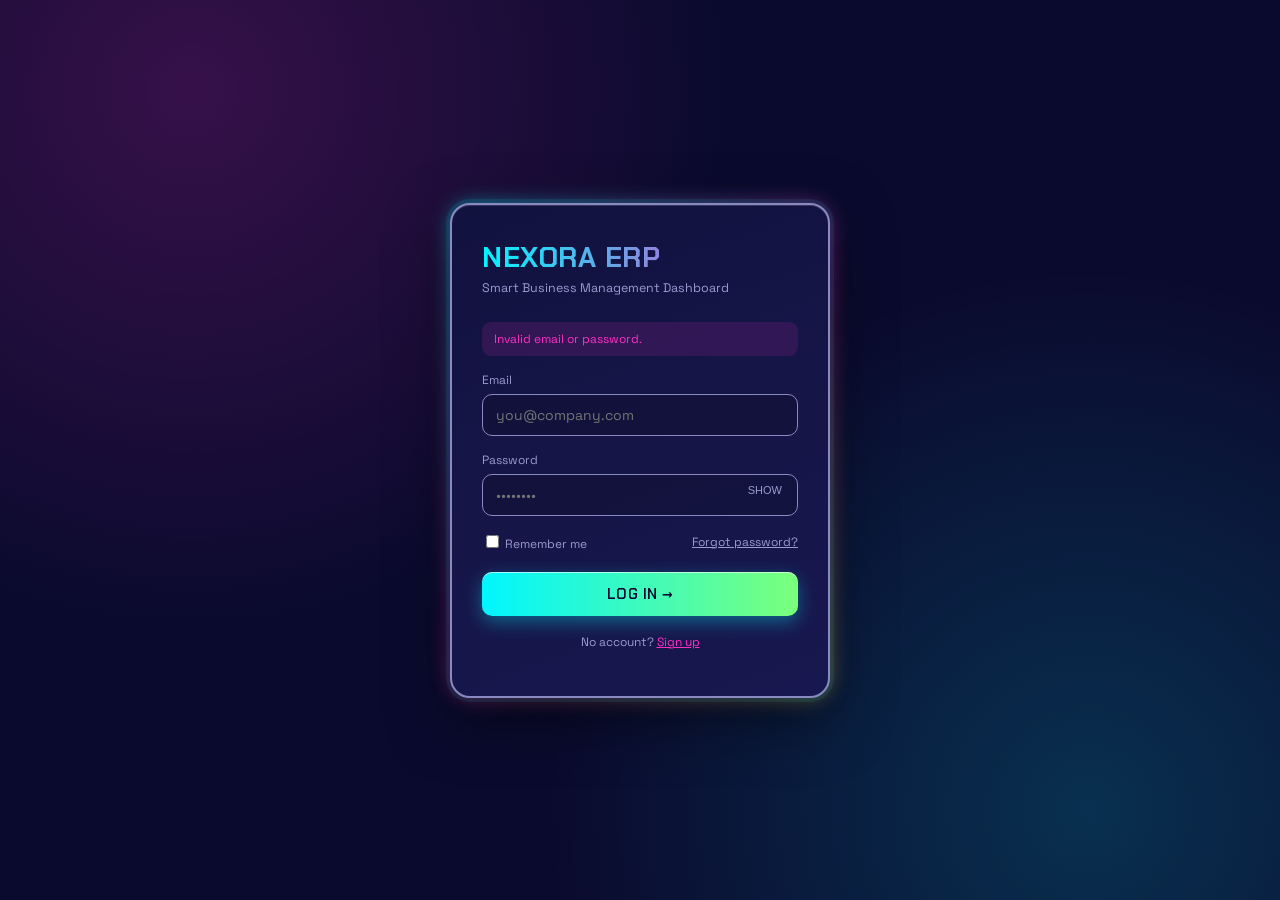
<file: index.html>
<!DOCTYPE html>
<html lang="en">
<head>
<meta charset="UTF-8">
<meta name="viewport" content="width=device-width, initial-scale=1, viewport-fit=cover">
<title>Log In · NEXORA ERP</title>
<link rel="preconnect" href="https://fonts.googleapis.com">
<link href="https://fonts.googleapis.com/css2?family=Chakra+Petch:wght@500;600;700&family=Space+Grotesk:wght@400;500;600&display=swap" rel="stylesheet">
<link rel="stylesheet" href="style.css">
</head>
<body>
<div class="auth-screen">
  <div class="auth-card">
    <p class="brand">NEXORA ERP</p>
    <p class="brand-sub">Smart Business Management Dashboard</p>
    <div class="msg error" id="login-error">Invalid email or password.</div>
    <form id="login-form">
      <div class="field">
        <label for="email">Email</label>
        <input id="email" type="email" placeholder="you@company.com" required>
      </div>
      <div class="field pw-row">
        <label for="pw">Password</label>
        <input id="pw" type="password" placeholder="&bull;&bull;&bull;&bull;&bull;&bull;&bull;&bull;" required>
        <button type="button" class="pw-toggle" onclick="togglePassword('pw', this)">SHOW</button>
      </div>
      <div class="remember-row">
        <label><input type="checkbox" style="margin-right:6px;">Remember me</label>
        <a href="forgot-password.html">Forgot password?</a>
      </div>
      <button type="submit" class="btn-primary" onclick="event.preventDefault(); window.location='dashboard.html';">LOG IN &rarr;</button>
    </form>
    <p class="auth-foot">No account? <a href="signup.html">Sign up</a></p>
  </div>
</div>
<script src="script.js"></script>
</body>
</html>
</file>
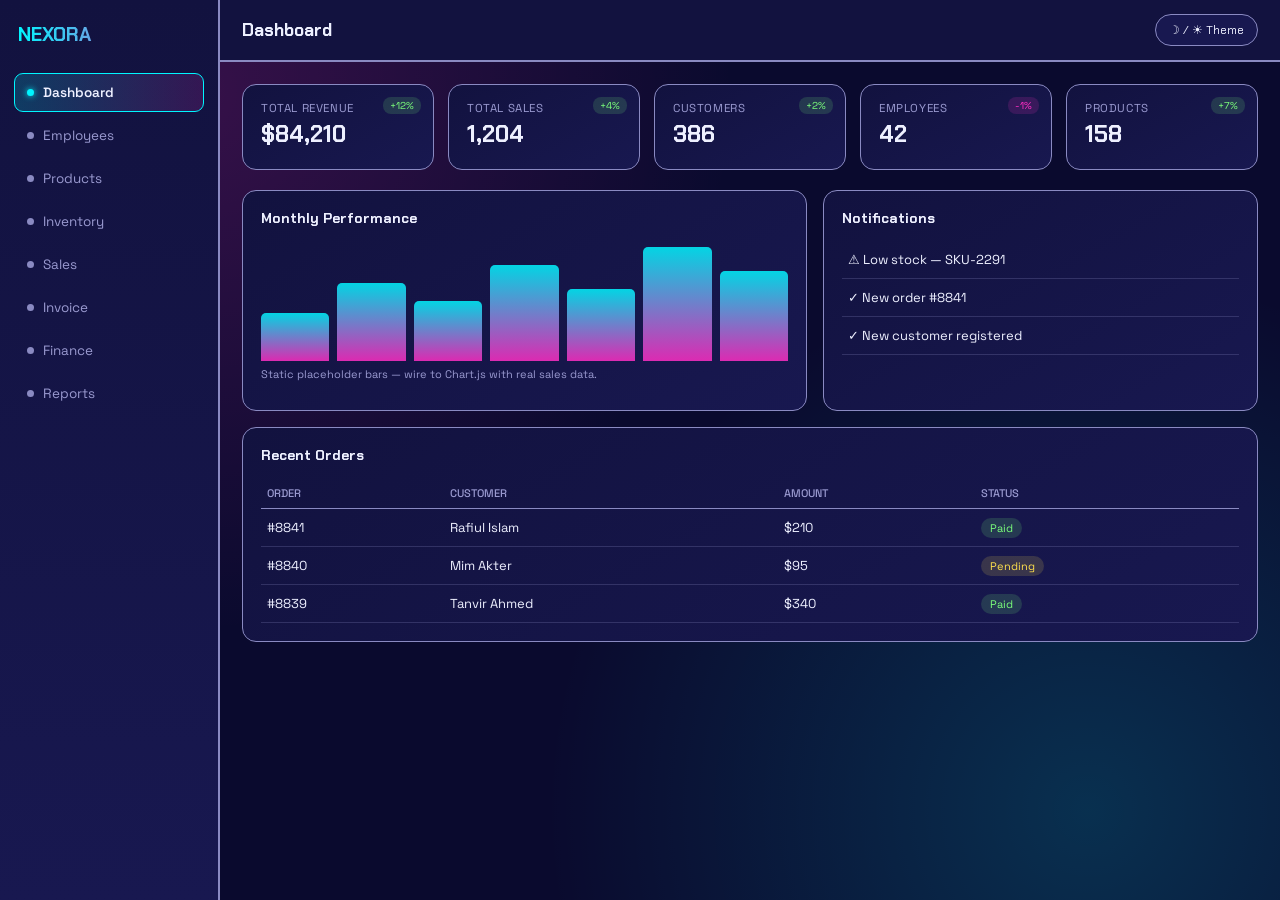
<file: dashboard.html>
<!DOCTYPE html>
<html lang="en">
<head>
<meta charset="UTF-8">
<meta name="viewport" content="width=device-width, initial-scale=1, viewport-fit=cover">
<title>Dashboard · NEXORA ERP</title>
<link rel="preconnect" href="https://fonts.googleapis.com">
<link href="https://fonts.googleapis.com/css2?family=Chakra+Petch:wght@500;600;700&family=Space+Grotesk:wght@400;500;600&display=swap" rel="stylesheet">
<link rel="stylesheet" href="style.css">
</head>
<body>
<div class="app-shell">
  <aside class="sidebar">
    <div class="side-brand">NEXORA</div>
      <a class="nav-item active" href="dashboard.html"><span class="dot"></span>Dashboard</a>
      <a class="nav-item" href="employees.html"><span class="dot"></span>Employees</a>
      <a class="nav-item" href="products.html"><span class="dot"></span>Products</a>
      <a class="nav-item" href="inventory.html"><span class="dot"></span>Inventory</a>
      <a class="nav-item" href="sales.html"><span class="dot"></span>Sales</a>
      <a class="nav-item" href="invoice.html"><span class="dot"></span>Invoice</a>
      <a class="nav-item" href="finance.html"><span class="dot"></span>Finance</a>
      <a class="nav-item" href="reports.html"><span class="dot"></span>Reports</a>
  </aside>
  <div class="main">
    <div class="topbar">
      <h1>Dashboard</h1>
      <button class="theme-btn" onclick="toggleTheme()">&#9789; / &#9728; Theme</button>
    </div>
    <div class="content">

      <div class="stat-grid">
        <div class="stat-card"><span class="chip up">+12%</span><div class="lbl">Total Revenue</div><div class="val">$84,210</div></div>
        <div class="stat-card"><span class="chip up">+4%</span><div class="lbl">Total Sales</div><div class="val">1,204</div></div>
        <div class="stat-card"><span class="chip up">+2%</span><div class="lbl">Customers</div><div class="val">386</div></div>
        <div class="stat-card"><span class="chip down">-1%</span><div class="lbl">Employees</div><div class="val">42</div></div>
        <div class="stat-card"><span class="chip up">+7%</span><div class="lbl">Products</div><div class="val">158</div></div>
      </div>
      <div class="panels">
        <div class="panel">
          <h3>Monthly Performance</h3>
          <div class="bars">
            <div class="bar" style="height:40%"></div><div class="bar" style="height:65%"></div>
            <div class="bar" style="height:50%"></div><div class="bar" style="height:80%"></div>
            <div class="bar" style="height:60%"></div><div class="bar" style="height:95%"></div>
            <div class="bar" style="height:75%"></div>
          </div>
          <p class="scanline-note">Static placeholder bars &mdash; wire to Chart.js with real sales data.</p>
        </div>
        <div class="panel">
          <h3>Notifications</h3>
          <table>
            <tr><td>&#9888; Low stock &mdash; SKU-2291</td></tr>
            <tr><td>&#10003; New order #8841</td></tr>
            <tr><td>&#10003; New customer registered</td></tr>
          </table>
        </div>
      </div>
      <div class="panel">
        <h3>Recent Orders</h3>
        <div class="table-wrap">
        <table>
          <tr><th>Order</th><th>Customer</th><th>Amount</th><th>Status</th></tr>
          <tr><td>#8841</td><td>Rafiul Islam</td><td>$210</td><td><span class="status active">Paid</span></td></tr>
          <tr><td>#8840</td><td>Mim Akter</td><td>$95</td><td><span class="status pending">Pending</span></td></tr>
          <tr><td>#8839</td><td>Tanvir Ahmed</td><td>$340</td><td><span class="status active">Paid</span></td></tr>
        </table>
        </div>
      </div>

    </div>
  </div>
</div>
<script src="script.js"></script>
</body>
</html>
</file>
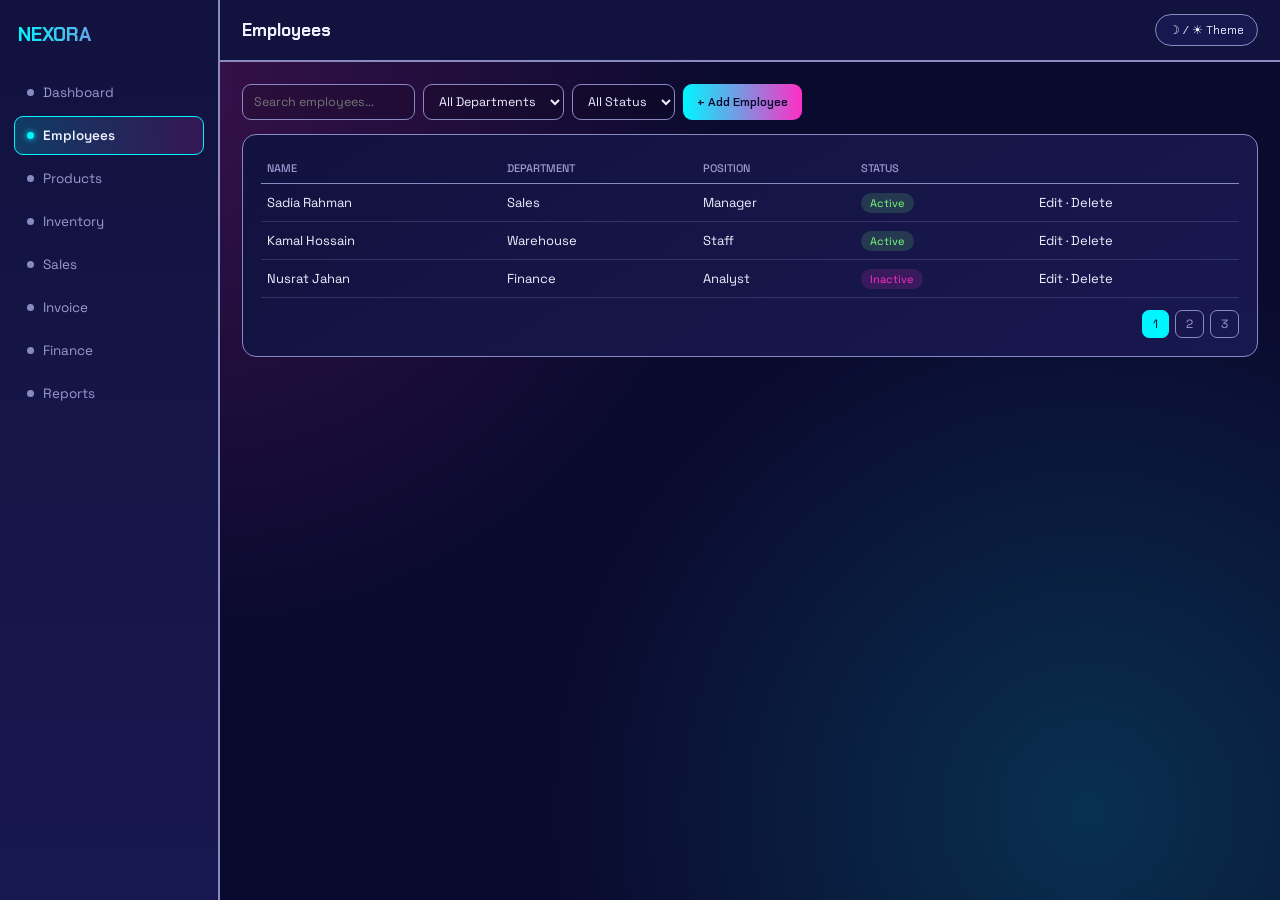
<file: employees.html>
<!DOCTYPE html>
<html lang="en">
<head>
<meta charset="UTF-8">
<meta name="viewport" content="width=device-width, initial-scale=1, viewport-fit=cover">
<title>Employees · NEXORA ERP</title>
<link rel="preconnect" href="https://fonts.googleapis.com">
<link href="https://fonts.googleapis.com/css2?family=Chakra+Petch:wght@500;600;700&family=Space+Grotesk:wght@400;500;600&display=swap" rel="stylesheet">
<link rel="stylesheet" href="style.css">
</head>
<body>
<div class="app-shell">
  <aside class="sidebar">
    <div class="side-brand">NEXORA</div>
      <a class="nav-item" href="dashboard.html"><span class="dot"></span>Dashboard</a>
      <a class="nav-item active" href="employees.html"><span class="dot"></span>Employees</a>
      <a class="nav-item" href="products.html"><span class="dot"></span>Products</a>
      <a class="nav-item" href="inventory.html"><span class="dot"></span>Inventory</a>
      <a class="nav-item" href="sales.html"><span class="dot"></span>Sales</a>
      <a class="nav-item" href="invoice.html"><span class="dot"></span>Invoice</a>
      <a class="nav-item" href="finance.html"><span class="dot"></span>Finance</a>
      <a class="nav-item" href="reports.html"><span class="dot"></span>Reports</a>
  </aside>
  <div class="main">
    <div class="topbar">
      <h1>Employees</h1>
      <button class="theme-btn" onclick="toggleTheme()">&#9789; / &#9728; Theme</button>
    </div>
    <div class="content">

      <div class="toolbar">
        <input placeholder="Search employees...">
        <select><option>All Departments</option><option>Sales</option><option>Warehouse</option><option>Finance</option></select>
        <select><option>All Status</option><option>Active</option><option>Inactive</option></select>
        <button class="btn-mini" onclick="showToast('Add Employee form goes here')">+ Add Employee</button>
      </div>
      <div class="panel table-wrap">
        <table>
          <tr><th>Name</th><th>Department</th><th>Position</th><th>Status</th><th></th></tr>
          <tr><td>Sadia Rahman</td><td>Sales</td><td>Manager</td><td><span class="status active">Active</span></td><td>Edit &middot; Delete</td></tr>
          <tr><td>Kamal Hossain</td><td>Warehouse</td><td>Staff</td><td><span class="status active">Active</span></td><td>Edit &middot; Delete</td></tr>
          <tr><td>Nusrat Jahan</td><td>Finance</td><td>Analyst</td><td><span class="status inactive">Inactive</span></td><td>Edit &middot; Delete</td></tr>
        </table>
        <div class="pagination"><span class="active">1</span><span>2</span><span>3</span></div>
      </div>

    </div>
  </div>
</div>
<script src="script.js"></script>
</body>
</html>
</file>
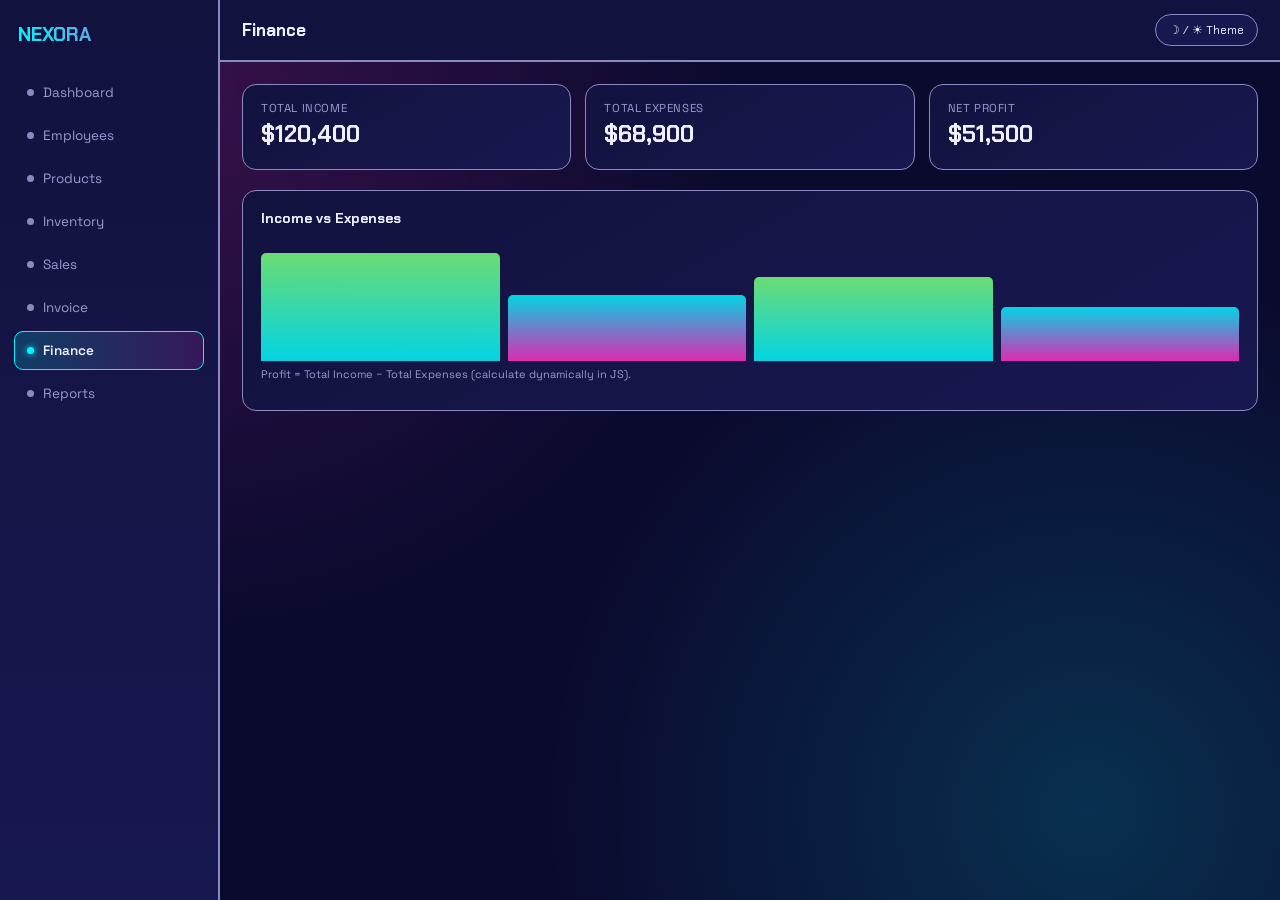
<file: finance.html>
<!DOCTYPE html>
<html lang="en">
<head>
<meta charset="UTF-8">
<meta name="viewport" content="width=device-width, initial-scale=1, viewport-fit=cover">
<title>Finance · NEXORA ERP</title>
<link rel="preconnect" href="https://fonts.googleapis.com">
<link href="https://fonts.googleapis.com/css2?family=Chakra+Petch:wght@500;600;700&family=Space+Grotesk:wght@400;500;600&display=swap" rel="stylesheet">
<link rel="stylesheet" href="style.css">
</head>
<body>
<div class="app-shell">
  <aside class="sidebar">
    <div class="side-brand">NEXORA</div>
      <a class="nav-item" href="dashboard.html"><span class="dot"></span>Dashboard</a>
      <a class="nav-item" href="employees.html"><span class="dot"></span>Employees</a>
      <a class="nav-item" href="products.html"><span class="dot"></span>Products</a>
      <a class="nav-item" href="inventory.html"><span class="dot"></span>Inventory</a>
      <a class="nav-item" href="sales.html"><span class="dot"></span>Sales</a>
      <a class="nav-item" href="invoice.html"><span class="dot"></span>Invoice</a>
      <a class="nav-item active" href="finance.html"><span class="dot"></span>Finance</a>
      <a class="nav-item" href="reports.html"><span class="dot"></span>Reports</a>
  </aside>
  <div class="main">
    <div class="topbar">
      <h1>Finance</h1>
      <button class="theme-btn" onclick="toggleTheme()">&#9789; / &#9728; Theme</button>
    </div>
    <div class="content">

      <div class="stat-grid">
        <div class="stat-card"><div class="lbl">Total Income</div><div class="val">$120,400</div></div>
        <div class="stat-card"><div class="lbl">Total Expenses</div><div class="val">$68,900</div></div>
        <div class="stat-card"><div class="lbl">Net Profit</div><div class="val">$51,500</div></div>
      </div>
      <div class="panel">
        <h3>Income vs Expenses</h3>
        <div class="bars">
          <div class="bar" style="height:90%; background:linear-gradient(180deg,var(--lime),var(--cyan));"></div>
          <div class="bar" style="height:55%"></div>
          <div class="bar" style="height:70%; background:linear-gradient(180deg,var(--lime),var(--cyan));"></div>
          <div class="bar" style="height:45%"></div>
        </div>
        <p class="scanline-note">Profit = Total Income &minus; Total Expenses (calculate dynamically in JS).</p>
      </div>

    </div>
  </div>
</div>
<script src="script.js"></script>
</body>
</html>
</file>
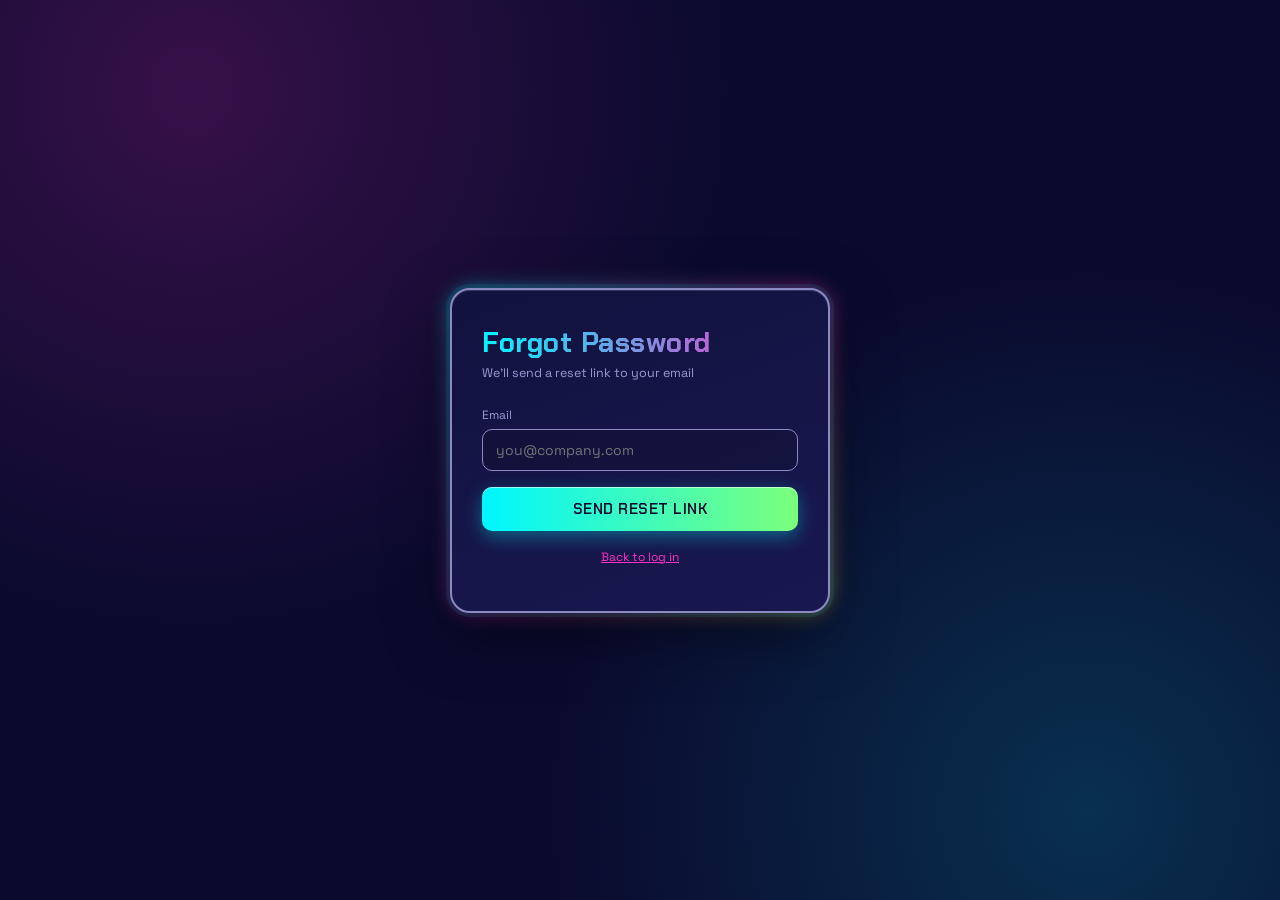
<file: forgot-password.html>
<!DOCTYPE html>
<html lang="en">
<head>
<meta charset="UTF-8">
<meta name="viewport" content="width=device-width, initial-scale=1, viewport-fit=cover">
<title>Forgot Password · NEXORA ERP</title>
<link rel="preconnect" href="https://fonts.googleapis.com">
<link href="https://fonts.googleapis.com/css2?family=Chakra+Petch:wght@500;600;700&family=Space+Grotesk:wght@400;500;600&display=swap" rel="stylesheet">
<link rel="stylesheet" href="style.css">
</head>
<body>
<div class="auth-screen">
  <div class="auth-card">
    <p class="brand">Forgot Password</p>
    <p class="brand-sub">We'll send a reset link to your email</p>
    <form id="forgot-form">
      <div class="field"><label for="f-email">Email</label><input id="f-email" type="email" placeholder="you@company.com" required></div>
      <button type="submit" class="btn-primary" onclick="event.preventDefault(); window.location='reset-password.html';">SEND RESET LINK</button>
    </form>
    <p class="auth-foot"><a href="index.html">Back to log in</a></p>
  </div>
</div>
<script src="script.js"></script>
</body>
</html>
</file>
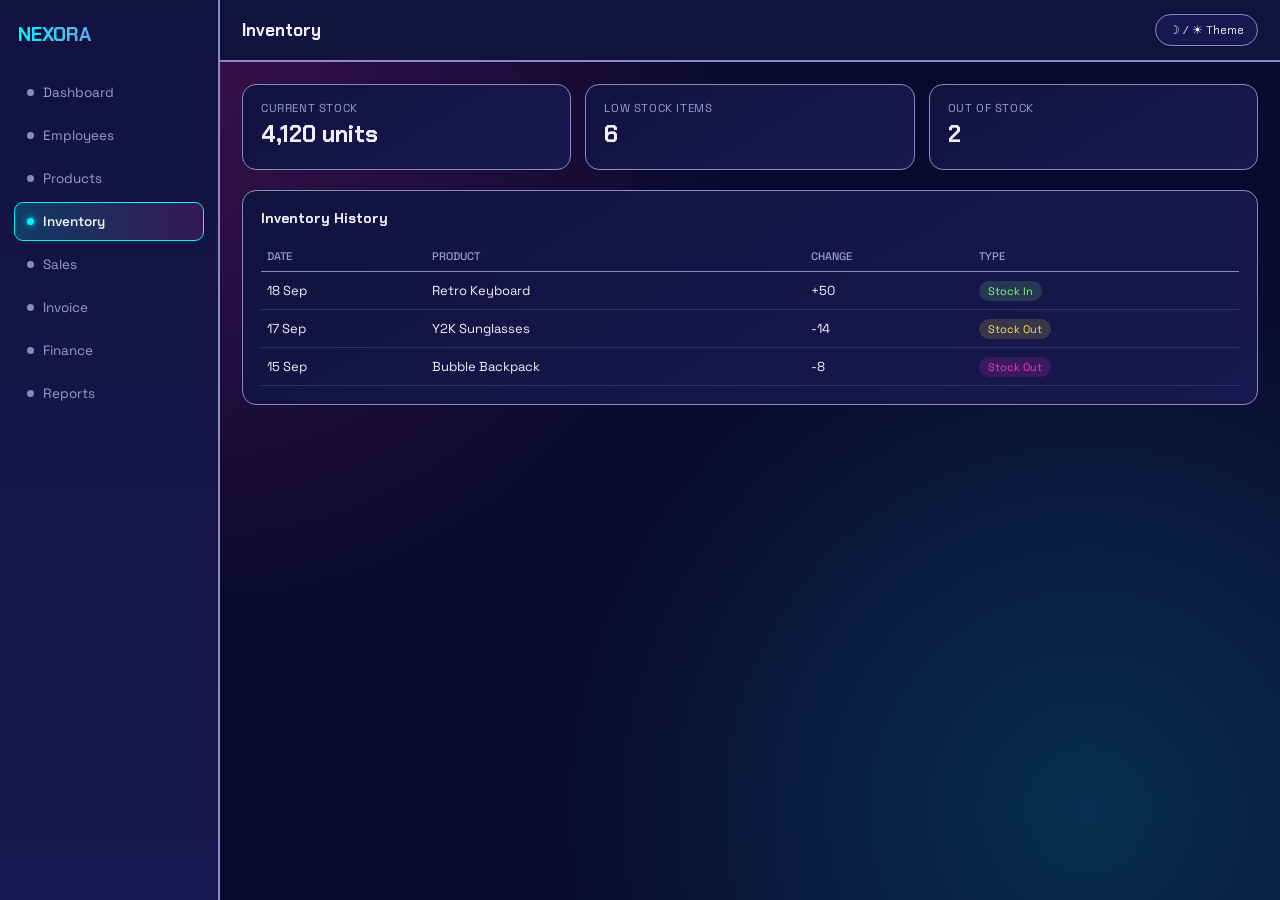
<file: inventory.html>
<!DOCTYPE html>
<html lang="en">
<head>
<meta charset="UTF-8">
<meta name="viewport" content="width=device-width, initial-scale=1, viewport-fit=cover">
<title>Inventory · NEXORA ERP</title>
<link rel="preconnect" href="https://fonts.googleapis.com">
<link href="https://fonts.googleapis.com/css2?family=Chakra+Petch:wght@500;600;700&family=Space+Grotesk:wght@400;500;600&display=swap" rel="stylesheet">
<link rel="stylesheet" href="style.css">
</head>
<body>
<div class="app-shell">
  <aside class="sidebar">
    <div class="side-brand">NEXORA</div>
      <a class="nav-item" href="dashboard.html"><span class="dot"></span>Dashboard</a>
      <a class="nav-item" href="employees.html"><span class="dot"></span>Employees</a>
      <a class="nav-item" href="products.html"><span class="dot"></span>Products</a>
      <a class="nav-item active" href="inventory.html"><span class="dot"></span>Inventory</a>
      <a class="nav-item" href="sales.html"><span class="dot"></span>Sales</a>
      <a class="nav-item" href="invoice.html"><span class="dot"></span>Invoice</a>
      <a class="nav-item" href="finance.html"><span class="dot"></span>Finance</a>
      <a class="nav-item" href="reports.html"><span class="dot"></span>Reports</a>
  </aside>
  <div class="main">
    <div class="topbar">
      <h1>Inventory</h1>
      <button class="theme-btn" onclick="toggleTheme()">&#9789; / &#9728; Theme</button>
    </div>
    <div class="content">

      <div class="stat-grid">
        <div class="stat-card"><div class="lbl">Current Stock</div><div class="val">4,120 units</div></div>
        <div class="stat-card"><div class="lbl">Low Stock Items</div><div class="val">6</div></div>
        <div class="stat-card"><div class="lbl">Out of Stock</div><div class="val">2</div></div>
      </div>
      <div class="panel table-wrap">
        <h3>Inventory History</h3>
        <table>
          <tr><th>Date</th><th>Product</th><th>Change</th><th>Type</th></tr>
          <tr><td>18 Sep</td><td>Retro Keyboard</td><td>+50</td><td><span class="status active">Stock In</span></td></tr>
          <tr><td>17 Sep</td><td>Y2K Sunglasses</td><td>-14</td><td><span class="status pending">Stock Out</span></td></tr>
          <tr><td>15 Sep</td><td>Bubble Backpack</td><td>-8</td><td><span class="status inactive">Stock Out</span></td></tr>
        </table>
      </div>

    </div>
  </div>
</div>
<script src="script.js"></script>
</body>
</html>
</file>
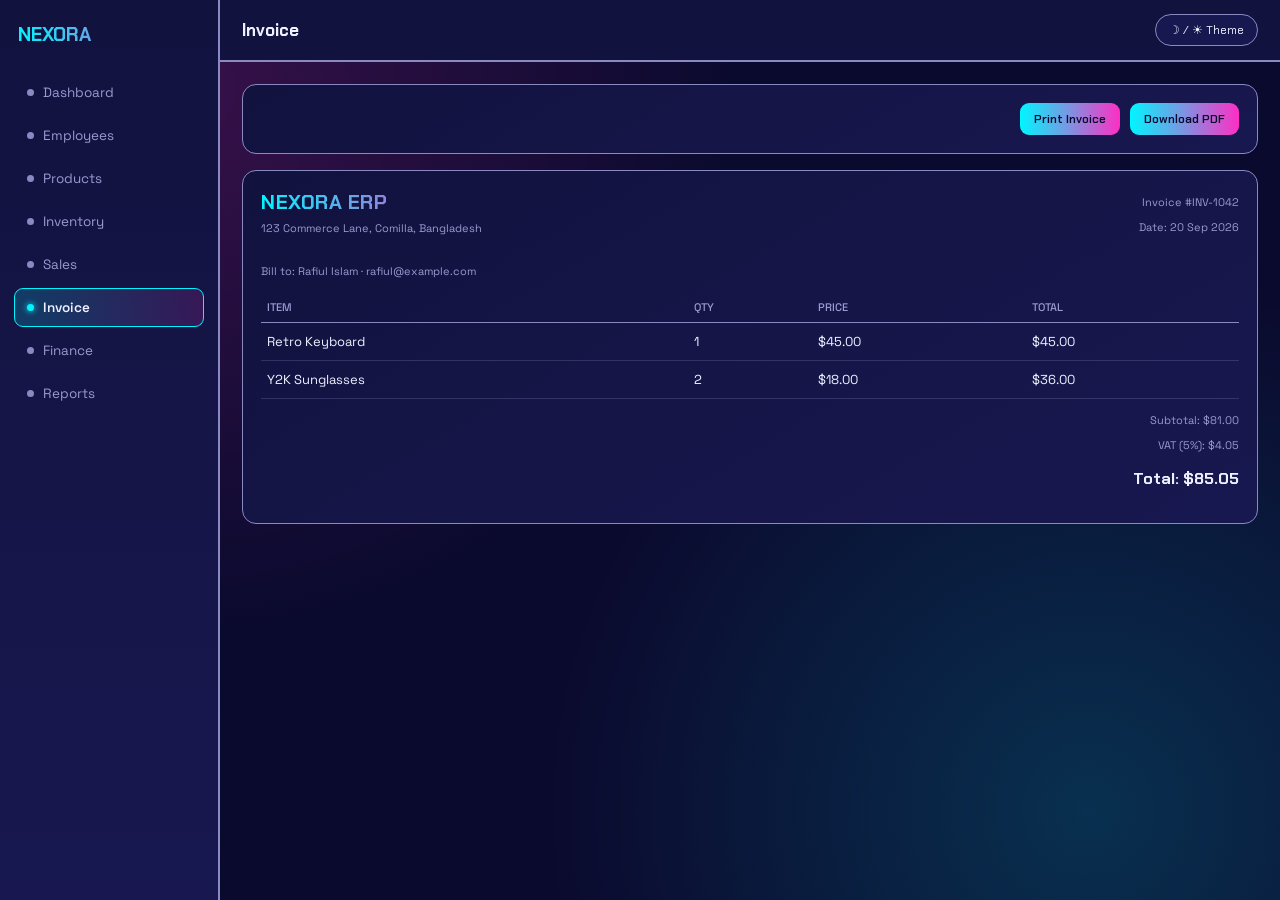
<file: invoice.html>
<!DOCTYPE html>
<html lang="en">
<head>
<meta charset="UTF-8">
<meta name="viewport" content="width=device-width, initial-scale=1, viewport-fit=cover">
<title>Invoice · NEXORA ERP</title>
<link rel="preconnect" href="https://fonts.googleapis.com">
<link href="https://fonts.googleapis.com/css2?family=Chakra+Petch:wght@500;600;700&family=Space+Grotesk:wght@400;500;600&display=swap" rel="stylesheet">
<link rel="stylesheet" href="style.css">
</head>
<body>
<div class="app-shell">
  <aside class="sidebar">
    <div class="side-brand">NEXORA</div>
      <a class="nav-item" href="dashboard.html"><span class="dot"></span>Dashboard</a>
      <a class="nav-item" href="employees.html"><span class="dot"></span>Employees</a>
      <a class="nav-item" href="products.html"><span class="dot"></span>Products</a>
      <a class="nav-item" href="inventory.html"><span class="dot"></span>Inventory</a>
      <a class="nav-item" href="sales.html"><span class="dot"></span>Sales</a>
      <a class="nav-item active" href="invoice.html"><span class="dot"></span>Invoice</a>
      <a class="nav-item" href="finance.html"><span class="dot"></span>Finance</a>
      <a class="nav-item" href="reports.html"><span class="dot"></span>Reports</a>
  </aside>
  <div class="main">
    <div class="topbar">
      <h1>Invoice</h1>
      <button class="theme-btn" onclick="toggleTheme()">&#9789; / &#9728; Theme</button>
    </div>
    <div class="content">

      <div class="panel no-print" style="display:flex; gap:10px; justify-content:flex-end;">
        <button class="btn-mini" onclick="window.print()">Print Invoice</button>
        <button class="btn-mini" onclick="showToast('Download hooked up by JS owner')">Download PDF</button>
      </div>
      <div class="panel">
        <div style="display:flex; justify-content:space-between; flex-wrap:wrap; gap:16px; margin-bottom:18px;">
          <div>
            <p class="brand" style="font-size:20px;">NEXORA ERP</p>
            <p class="scanline-note">123 Commerce Lane, Comilla, Bangladesh</p>
          </div>
          <div style="text-align:right;">
            <p class="scanline-note">Invoice #INV-1042</p>
            <p class="scanline-note">Date: 20 Sep 2026</p>
          </div>
        </div>
        <p class="scanline-note">Bill to: Rafiul Islam &middot; rafiul@example.com</p>
        <table style="margin-top:14px;">
          <tr><th>Item</th><th>Qty</th><th>Price</th><th>Total</th></tr>
          <tr><td>Retro Keyboard</td><td>1</td><td>$45.00</td><td>$45.00</td></tr>
          <tr><td>Y2K Sunglasses</td><td>2</td><td>$18.00</td><td>$36.00</td></tr>
        </table>
        <div style="text-align:right; margin-top:14px;">
          <p class="scanline-note">Subtotal: $81.00</p>
          <p class="scanline-note">VAT (5%): $4.05</p>
          <p style="font-family:'Chakra Petch'; font-weight:700; font-size:16px;">Total: $85.05</p>
        </div>
      </div>

    </div>
  </div>
</div>
<script src="script.js"></script>
</body>
</html>
</file>
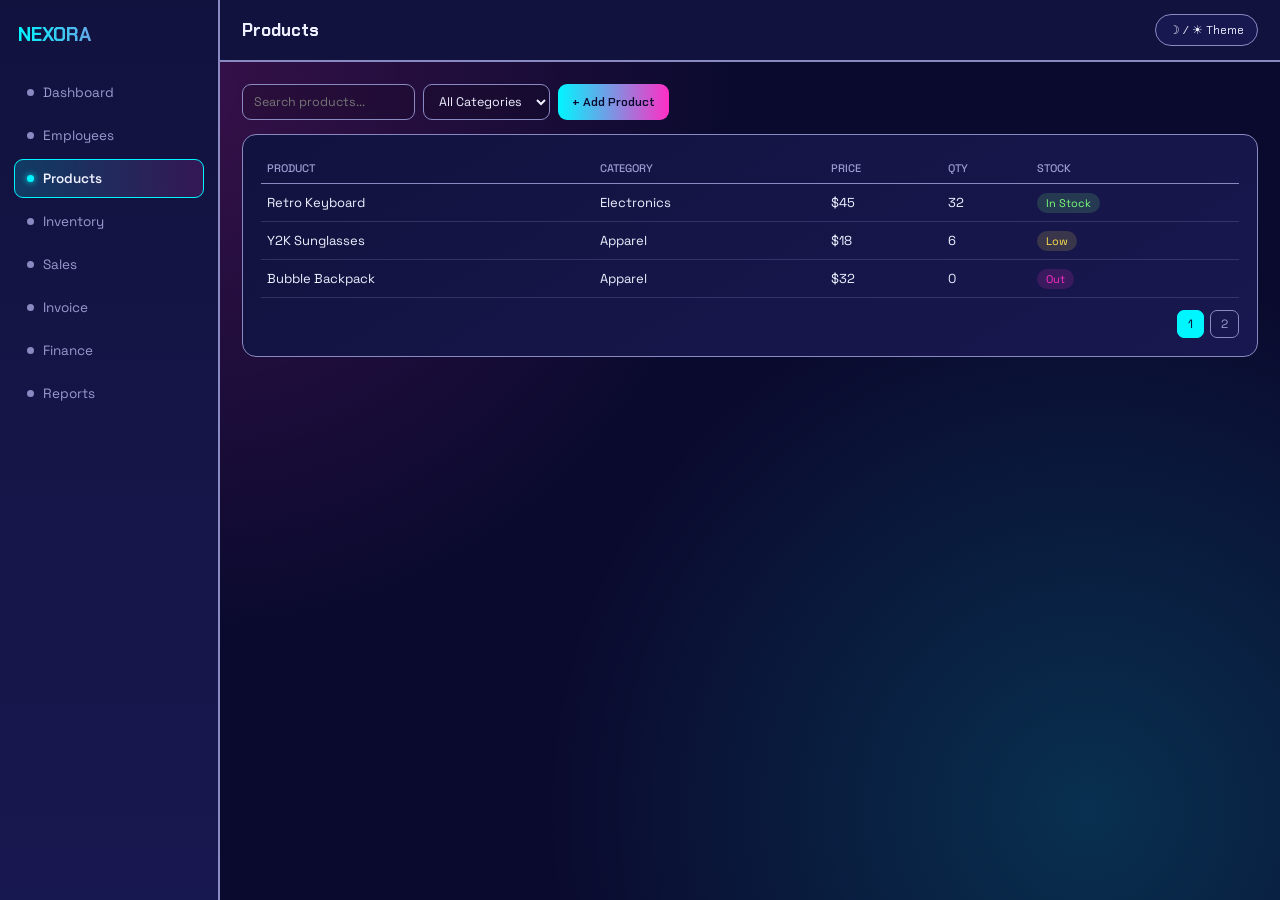
<file: products.html>
<!DOCTYPE html>
<html lang="en">
<head>
<meta charset="UTF-8">
<meta name="viewport" content="width=device-width, initial-scale=1, viewport-fit=cover">
<title>Products · NEXORA ERP</title>
<link rel="preconnect" href="https://fonts.googleapis.com">
<link href="https://fonts.googleapis.com/css2?family=Chakra+Petch:wght@500;600;700&family=Space+Grotesk:wght@400;500;600&display=swap" rel="stylesheet">
<link rel="stylesheet" href="style.css">
</head>
<body>
<div class="app-shell">
  <aside class="sidebar">
    <div class="side-brand">NEXORA</div>
      <a class="nav-item" href="dashboard.html"><span class="dot"></span>Dashboard</a>
      <a class="nav-item" href="employees.html"><span class="dot"></span>Employees</a>
      <a class="nav-item active" href="products.html"><span class="dot"></span>Products</a>
      <a class="nav-item" href="inventory.html"><span class="dot"></span>Inventory</a>
      <a class="nav-item" href="sales.html"><span class="dot"></span>Sales</a>
      <a class="nav-item" href="invoice.html"><span class="dot"></span>Invoice</a>
      <a class="nav-item" href="finance.html"><span class="dot"></span>Finance</a>
      <a class="nav-item" href="reports.html"><span class="dot"></span>Reports</a>
  </aside>
  <div class="main">
    <div class="topbar">
      <h1>Products</h1>
      <button class="theme-btn" onclick="toggleTheme()">&#9789; / &#9728; Theme</button>
    </div>
    <div class="content">

      <div class="toolbar">
        <input placeholder="Search products...">
        <select><option>All Categories</option><option>Electronics</option><option>Apparel</option></select>
        <button class="btn-mini" onclick="showToast('Add Product form goes here')">+ Add Product</button>
      </div>
      <div class="panel table-wrap">
        <table>
          <tr><th>Product</th><th>Category</th><th>Price</th><th>Qty</th><th>Stock</th></tr>
          <tr><td>Retro Keyboard</td><td>Electronics</td><td>$45</td><td>32</td><td><span class="status active">In Stock</span></td></tr>
          <tr><td>Y2K Sunglasses</td><td>Apparel</td><td>$18</td><td>6</td><td><span class="status pending">Low</span></td></tr>
          <tr><td>Bubble Backpack</td><td>Apparel</td><td>$32</td><td>0</td><td><span class="status inactive">Out</span></td></tr>
        </table>
        <div class="pagination"><span class="active">1</span><span>2</span></div>
      </div>

    </div>
  </div>
</div>
<script src="script.js"></script>
</body>
</html>
</file>
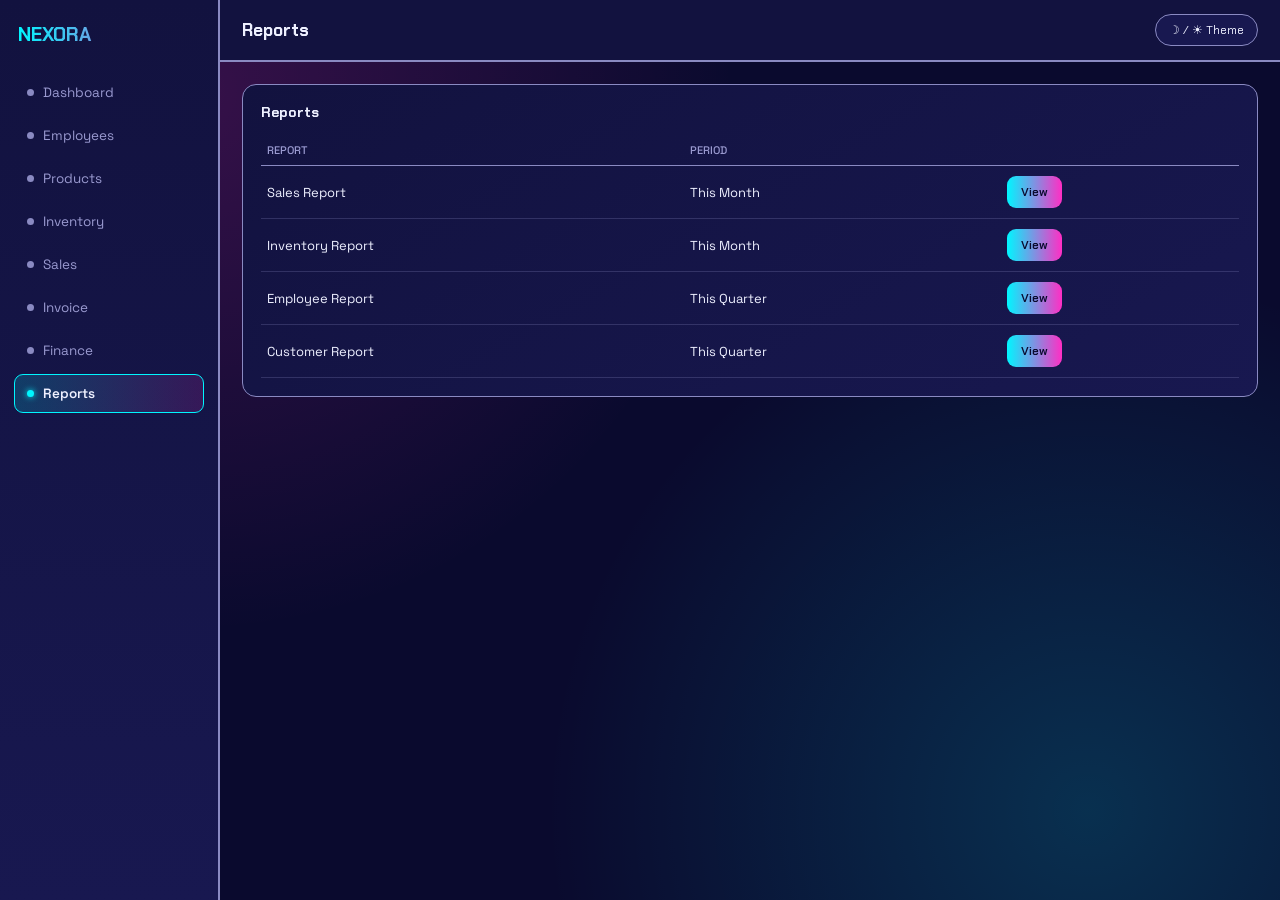
<file: reports.html>
<!DOCTYPE html>
<html lang="en">
<head>
<meta charset="UTF-8">
<meta name="viewport" content="width=device-width, initial-scale=1, viewport-fit=cover">
<title>Reports · NEXORA ERP</title>
<link rel="preconnect" href="https://fonts.googleapis.com">
<link href="https://fonts.googleapis.com/css2?family=Chakra+Petch:wght@500;600;700&family=Space+Grotesk:wght@400;500;600&display=swap" rel="stylesheet">
<link rel="stylesheet" href="style.css">
</head>
<body>
<div class="app-shell">
  <aside class="sidebar">
    <div class="side-brand">NEXORA</div>
      <a class="nav-item" href="dashboard.html"><span class="dot"></span>Dashboard</a>
      <a class="nav-item" href="employees.html"><span class="dot"></span>Employees</a>
      <a class="nav-item" href="products.html"><span class="dot"></span>Products</a>
      <a class="nav-item" href="inventory.html"><span class="dot"></span>Inventory</a>
      <a class="nav-item" href="sales.html"><span class="dot"></span>Sales</a>
      <a class="nav-item" href="invoice.html"><span class="dot"></span>Invoice</a>
      <a class="nav-item" href="finance.html"><span class="dot"></span>Finance</a>
      <a class="nav-item active" href="reports.html"><span class="dot"></span>Reports</a>
  </aside>
  <div class="main">
    <div class="topbar">
      <h1>Reports</h1>
      <button class="theme-btn" onclick="toggleTheme()">&#9789; / &#9728; Theme</button>
    </div>
    <div class="content">

      <div class="panel table-wrap">
        <h3>Reports</h3>
        <table>
          <tr><th>Report</th><th>Period</th><th></th></tr>
          <tr><td>Sales Report</td><td>This Month</td><td><button class="btn-mini" onclick="showToast('Open report view')">View</button></td></tr>
          <tr><td>Inventory Report</td><td>This Month</td><td><button class="btn-mini" onclick="showToast('Open report view')">View</button></td></tr>
          <tr><td>Employee Report</td><td>This Quarter</td><td><button class="btn-mini" onclick="showToast('Open report view')">View</button></td></tr>
          <tr><td>Customer Report</td><td>This Quarter</td><td><button class="btn-mini" onclick="showToast('Open report view')">View</button></td></tr>
        </table>
      </div>

    </div>
  </div>
</div>
<script src="script.js"></script>
</body>
</html>
</file>
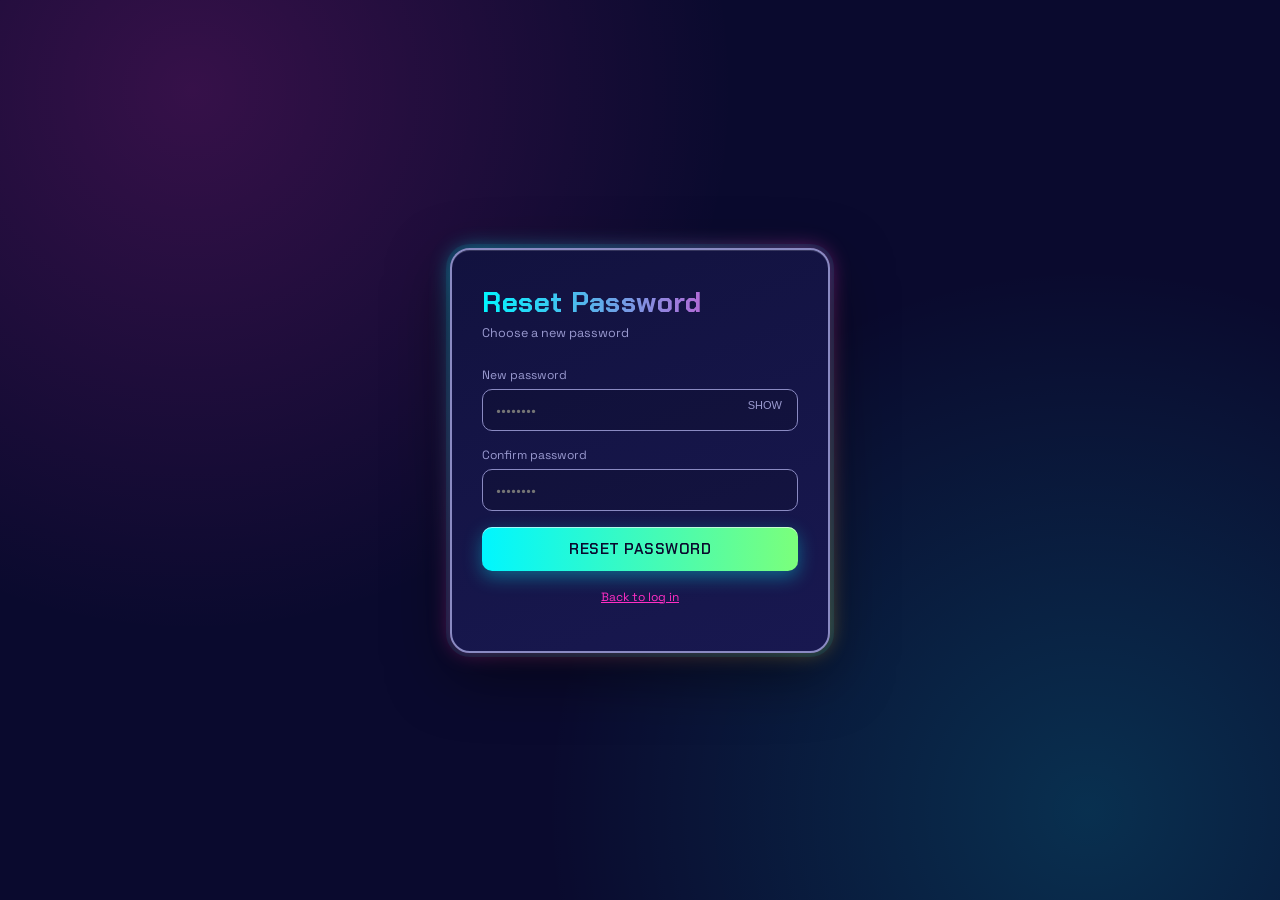
<file: reset-password.html>
<!DOCTYPE html>
<html lang="en">
<head>
<meta charset="UTF-8">
<meta name="viewport" content="width=device-width, initial-scale=1, viewport-fit=cover">
<title>Reset Password · NEXORA ERP</title>
<link rel="preconnect" href="https://fonts.googleapis.com">
<link href="https://fonts.googleapis.com/css2?family=Chakra+Petch:wght@500;600;700&family=Space+Grotesk:wght@400;500;600&display=swap" rel="stylesheet">
<link rel="stylesheet" href="style.css">
</head>
<body>
<div class="auth-screen">
  <div class="auth-card">
    <p class="brand">Reset Password</p>
    <p class="brand-sub">Choose a new password</p>
    <form id="reset-form">
      <div class="field pw-row">
        <label for="r-pw">New password</label>
        <input id="r-pw" type="password" placeholder="&bull;&bull;&bull;&bull;&bull;&bull;&bull;&bull;" required>
        <button type="button" class="pw-toggle" onclick="togglePassword('r-pw', this)">SHOW</button>
      </div>
      <div class="field"><label for="r-pw2">Confirm password</label><input id="r-pw2" type="password" placeholder="&bull;&bull;&bull;&bull;&bull;&bull;&bull;&bull;" required></div>
      <button type="submit" class="btn-primary" onclick="event.preventDefault(); window.location='index.html';">RESET PASSWORD</button>
    </form>
    <p class="auth-foot"><a href="index.html">Back to log in</a></p>
  </div>
</div>
<script src="script.js"></script>
</body>
</html>
</file>
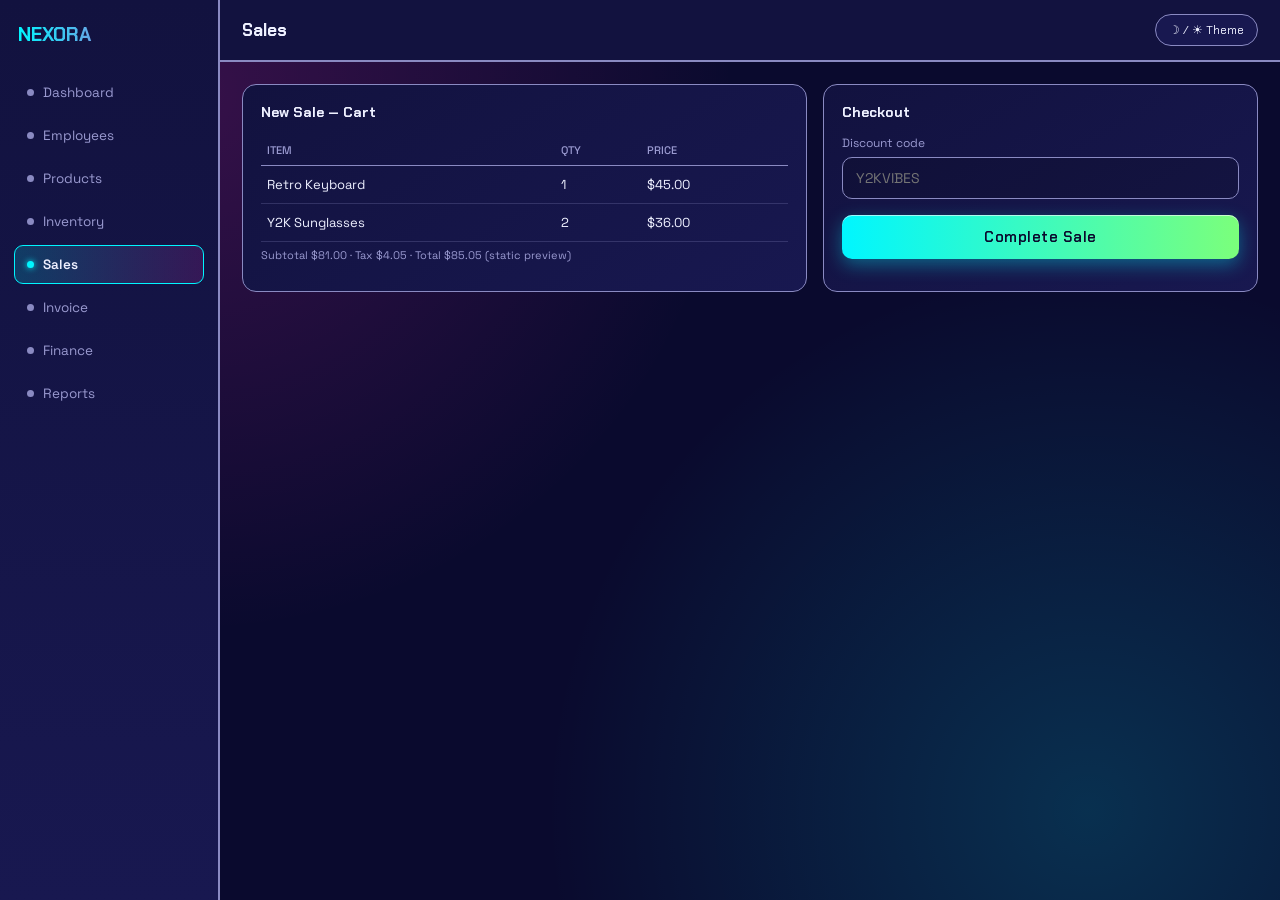
<file: sales.html>
<!DOCTYPE html>
<html lang="en">
<head>
<meta charset="UTF-8">
<meta name="viewport" content="width=device-width, initial-scale=1, viewport-fit=cover">
<title>Sales · NEXORA ERP</title>
<link rel="preconnect" href="https://fonts.googleapis.com">
<link href="https://fonts.googleapis.com/css2?family=Chakra+Petch:wght@500;600;700&family=Space+Grotesk:wght@400;500;600&display=swap" rel="stylesheet">
<link rel="stylesheet" href="style.css">
</head>
<body>
<div class="app-shell">
  <aside class="sidebar">
    <div class="side-brand">NEXORA</div>
      <a class="nav-item" href="dashboard.html"><span class="dot"></span>Dashboard</a>
      <a class="nav-item" href="employees.html"><span class="dot"></span>Employees</a>
      <a class="nav-item" href="products.html"><span class="dot"></span>Products</a>
      <a class="nav-item" href="inventory.html"><span class="dot"></span>Inventory</a>
      <a class="nav-item active" href="sales.html"><span class="dot"></span>Sales</a>
      <a class="nav-item" href="invoice.html"><span class="dot"></span>Invoice</a>
      <a class="nav-item" href="finance.html"><span class="dot"></span>Finance</a>
      <a class="nav-item" href="reports.html"><span class="dot"></span>Reports</a>
  </aside>
  <div class="main">
    <div class="topbar">
      <h1>Sales</h1>
      <button class="theme-btn" onclick="toggleTheme()">&#9789; / &#9728; Theme</button>
    </div>
    <div class="content">

      <div class="panels">
        <div class="panel">
          <h3>New Sale &mdash; Cart</h3>
          <table>
            <tr><th>Item</th><th>Qty</th><th>Price</th></tr>
            <tr><td>Retro Keyboard</td><td>1</td><td>$45.00</td></tr>
            <tr><td>Y2K Sunglasses</td><td>2</td><td>$36.00</td></tr>
          </table>
          <p class="scanline-note">Subtotal $81.00 &middot; Tax $4.05 &middot; Total $85.05 (static preview)</p>
        </div>
        <div class="panel">
          <h3>Checkout</h3>
          <div class="field"><label>Discount code</label><input placeholder="Y2KVIBES"></div>
          <button class="btn-primary" onclick="showToast('Sale recorded (demo)')">Complete Sale</button>
        </div>
      </div>

    </div>
  </div>
</div>
<script src="script.js"></script>
</body>
</html>
</file>
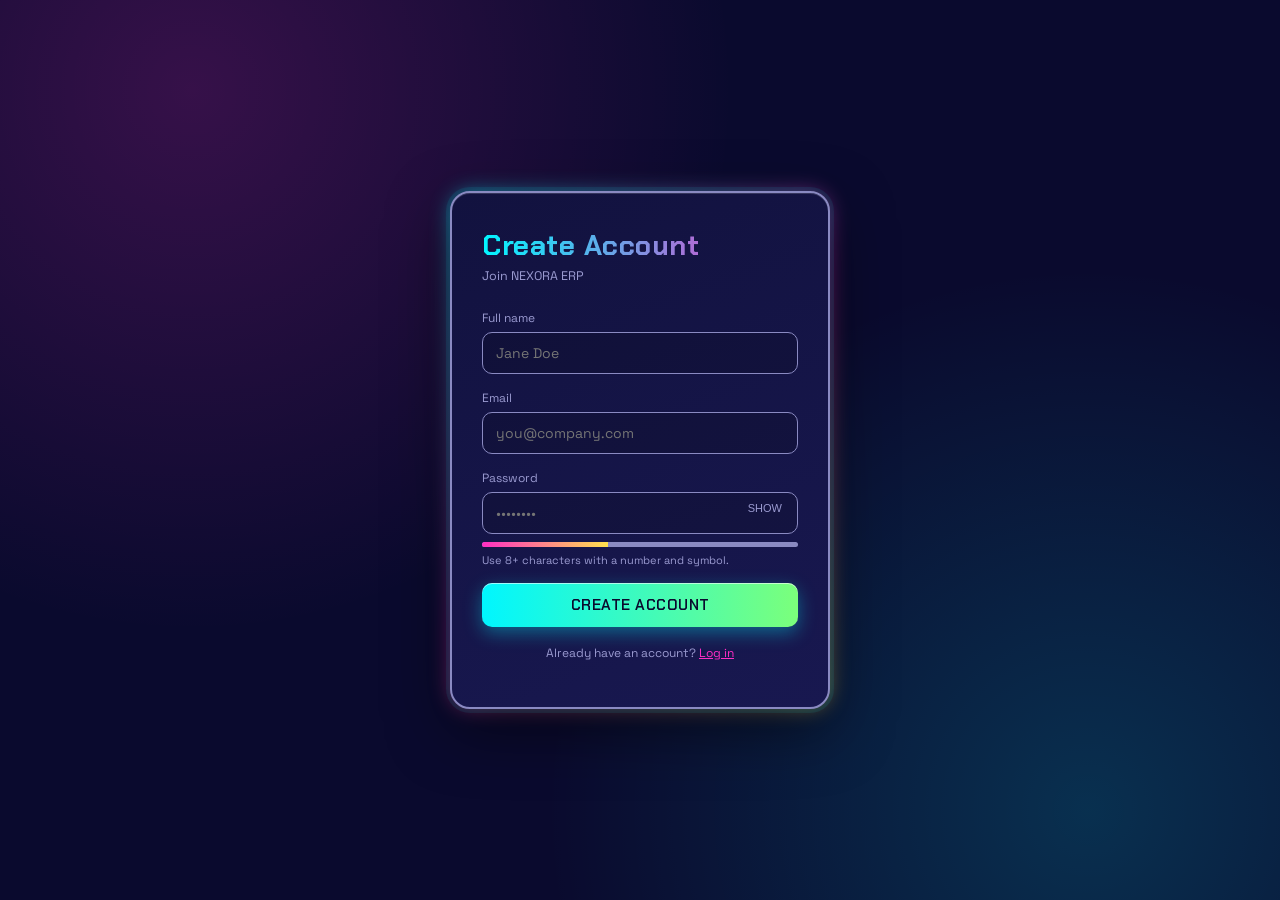
<file: signup.html>
<!DOCTYPE html>
<html lang="en">
<head>
<meta charset="UTF-8">
<meta name="viewport" content="width=device-width, initial-scale=1, viewport-fit=cover">
<title>Sign Up · NEXORA ERP</title>
<link rel="preconnect" href="https://fonts.googleapis.com">
<link href="https://fonts.googleapis.com/css2?family=Chakra+Petch:wght@500;600;700&family=Space+Grotesk:wght@400;500;600&display=swap" rel="stylesheet">
<link rel="stylesheet" href="style.css">
</head>
<body>
<div class="auth-screen">
  <div class="auth-card">
    <p class="brand">Create Account</p>
    <p class="brand-sub">Join NEXORA ERP</p>
    <form id="signup-form">
      <div class="field"><label for="name">Full name</label><input id="name" type="text" placeholder="Jane Doe" required></div>
      <div class="field"><label for="s-email">Email</label><input id="s-email" type="email" placeholder="you@company.com" required></div>
      <div class="field pw-row">
        <label for="s-pw">Password</label>
        <input id="s-pw" type="password" placeholder="&bull;&bull;&bull;&bull;&bull;&bull;&bull;&bull;" required>
        <button type="button" class="pw-toggle" onclick="togglePassword('s-pw', this)">SHOW</button>
        <div class="strength"><span></span></div>
        <p class="hint">Use 8+ characters with a number and symbol.</p>
      </div>
      <button type="submit" class="btn-primary" onclick="event.preventDefault(); window.location='index.html';">CREATE ACCOUNT</button>
    </form>
    <p class="auth-foot">Already have an account? <a href="index.html">Log in</a></p>
  </div>
</div>
<script src="script.js"></script>
</body>
</html>
</file>
<file: style.css>
/* ===========================================================
   NEXORA ERP — Smart Business Management Dashboard
   Y2K-styled frontend | HTML + CSS (course submission)
   =========================================================== */
:root{
  --bg:#0a0a2e; --panel:#12123f; --panel2:#181850;
  --chrome:#c9c9e8; --chrome-dark:#8a8ac2;
  --cyan:#00f6ff; --magenta:#ff2ec4; --yellow:#ffe14d; --lime:#7bff7b;
  --text:#eef0ff; --muted:#9a9ad0;
  --radius:14px;
  box-sizing:border-box;
  padding-top: env(safe-area-inset-top,0px); padding-bottom: env(safe-area-inset-bottom,0px);
}
:root[data-theme="light"]{
  --bg:#eef0ff; --panel:#ffffff; --panel2:#f4f4ff;
  --chrome:#3a3a6a; --chrome-dark:#1a1a3a;
  --text:#14143a; --muted:#5a5a8a;
}
*{box-sizing:border-box;}
html,body{height:100%;margin:0;}
body{
  background:var(--bg);
  color:var(--text);
  font-family:'Space Grotesk',sans-serif;
  background-image:
    radial-gradient(circle at 15% 10%, rgba(255,46,196,.18), transparent 40%),
    radial-gradient(circle at 85% 90%, rgba(0,246,255,.16), transparent 40%);
  min-height:100%;
}
h1,h2,h3,.brand{font-family:'Chakra Petch',sans-serif;}
::-webkit-scrollbar{width:10px;height:10px;}
::-webkit-scrollbar-thumb{background:linear-gradient(var(--cyan),var(--magenta));border-radius:6px;}
a{color:inherit;}

/* ---------- LOGIN / AUTH PAGES ---------- */
.auth-screen{
  min-height:100vh; min-height:100dvh; display:flex; align-items:center; justify-content:center; padding:24px;
}
.auth-card{
  width:100%; max-width:380px; padding:34px 30px;
  background:linear-gradient(160deg,var(--panel),var(--panel2));
  border-radius:20px;
  border:2px solid var(--chrome-dark);
  box-shadow: 0 0 0 4px rgba(0,246,255,.08), 0 20px 60px rgba(0,0,0,.5), inset 0 1px 0 rgba(255,255,255,.15);
  position:relative;
}
.auth-card::before{
  content:""; position:absolute; inset:-2px; border-radius:22px; z-index:-1;
  background:linear-gradient(135deg,var(--cyan),var(--magenta),var(--yellow));
  opacity:.5; filter:blur(10px);
}
.brand{font-size:28px; font-weight:700; letter-spacing:.5px;
  background:linear-gradient(90deg,var(--cyan),var(--magenta));
  -webkit-background-clip:text; background-clip:text; color:transparent;
  margin:0 0 4px;
}
.brand-sub{color:var(--muted); font-size:12.5px; margin:0 0 26px;}
.field{margin-bottom:16px;}
.field label{display:block; font-size:12px; color:var(--muted); margin-bottom:6px;}
.field input{
  width:100%; padding:11px 13px; border-radius:10px; border:1.5px solid var(--chrome-dark);
  background:rgba(0,0,0,.15); color:var(--text); font-family:inherit; font-size:14px;
}
:root[data-theme="light"] .field input{background:#f6f6ff;}
.field input:focus{outline:2px solid var(--cyan); outline-offset:1px;}
.pw-row{position:relative;}
.pw-toggle{position:absolute; right:10px; top:31px; background:none; border:none; color:var(--muted); font-size:11px; cursor:pointer;}
.remember-row{display:flex; justify-content:space-between; align-items:center; font-size:12px; color:var(--muted); margin:2px 0 20px;}
.hint{font-size:11px; color:var(--muted); margin-top:6px;}
.strength{height:5px; border-radius:4px; background:var(--chrome-dark); margin-top:8px; overflow:hidden;}
.strength span{display:block; height:100%; width:40%; background:linear-gradient(90deg,var(--magenta),var(--yellow));}
.btn-primary{
  width:100%; padding:12px; border:none; border-radius:10px; font-family:'Chakra Petch',sans-serif;
  font-weight:600; font-size:15px; letter-spacing:.5px; color:#0a0a2e; cursor:pointer;
  background:linear-gradient(90deg,var(--cyan),var(--lime));
  box-shadow:0 6px 18px rgba(0,246,255,.35), inset 0 1px 0 rgba(255,255,255,.6);
}
.auth-foot{text-align:center; font-size:12px; color:var(--muted); margin-top:18px;}
.auth-foot a{color:var(--magenta);}
.msg{font-size:12px; padding:9px 12px; border-radius:9px; margin-bottom:16px; display:none;}
.msg.error{background:rgba(255,46,196,.12); color:var(--magenta); display:block;}
.msg.success{background:rgba(123,255,123,.12); color:var(--lime); display:block;}

/* ---------- APP SHELL ---------- */
.app-shell{display:flex; min-height:100vh; min-height:100dvh;}
.sidebar{
  width:220px; flex-shrink:0; background:linear-gradient(180deg,var(--panel),var(--panel2));
  border-right:2px solid var(--chrome-dark); padding:18px 14px; display:flex; flex-direction:column; gap:4px;
  position:sticky; top:0; height:100vh; height:100dvh; overflow-y:auto;
}
.side-brand{font-family:'Chakra Petch'; font-weight:700; font-size:19px; margin:4px 0 22px 4px;
  background:linear-gradient(90deg,var(--cyan),var(--magenta)); -webkit-background-clip:text; background-clip:text; color:transparent;}
.nav-item{
  padding:10px 12px; border-radius:9px; color:var(--muted); font-size:13.5px; cursor:pointer;
  display:flex; align-items:center; gap:9px; border:1px solid transparent; text-decoration:none;
}
.nav-item .dot{width:7px;height:7px;border-radius:50%;background:var(--chrome-dark); flex-shrink:0;}
.nav-item:hover{background:rgba(0,246,255,.08); color:var(--text);}
.nav-item.active{
  background:linear-gradient(90deg,rgba(0,246,255,.18),rgba(255,46,196,.14));
  color:var(--text); border-color:var(--cyan); font-weight:600;
}
.nav-item.active .dot{background:var(--cyan); box-shadow:0 0 6px var(--cyan);}
.main{flex:1; min-width:0; display:flex; flex-direction:column;}
.topbar{
  display:flex; align-items:center; justify-content:space-between; padding:14px 22px;
  border-bottom:2px solid var(--chrome-dark); background:var(--panel);
  padding-top:calc(14px + env(safe-area-inset-top,0px));
  position:sticky; top:0; z-index:5;
}
.topbar h1{font-size:17px; margin:0;}
.theme-btn{
  border:1.5px solid var(--chrome-dark); background:var(--panel2); color:var(--text);
  padding:7px 13px; border-radius:20px; font-size:12px; cursor:pointer; font-family:'Chakra Petch';
}
.content{padding:22px; overflow-x:hidden;}

/* mobile nav */
.menu-toggle{display:none;}
@media(max-width:820px){
  .app-shell{flex-direction:column;}
  .sidebar{
    position:static; height:auto; width:100%; flex-direction:row; overflow-x:auto;
    border-right:none; border-bottom:2px solid var(--chrome-dark);
  }
  .side-brand{display:none;}
  .nav-item{white-space:nowrap;}
}

/* ---------- shared widgets ---------- */
.stat-grid{display:grid; grid-template-columns:repeat(auto-fit,minmax(160px,1fr)); gap:14px; margin-bottom:20px;}
.stat-card{
  padding:16px 18px; border-radius:var(--radius); background:linear-gradient(150deg,var(--panel),var(--panel2));
  border:1.5px solid var(--chrome-dark); position:relative; overflow:hidden;
}
.stat-card .val{font-family:'Chakra Petch'; font-size:23px; font-weight:700; margin:4px 0;}
.stat-card .lbl{font-size:11.5px; color:var(--muted); text-transform:uppercase; letter-spacing:.6px;}
.stat-card .chip{position:absolute; right:12px; top:12px; font-size:10px; padding:2px 7px; border-radius:8px;}
.chip.up{background:rgba(123,255,123,.15); color:var(--lime);}
.chip.down{background:rgba(255,46,196,.15); color:var(--magenta);}
.panels{display:grid; grid-template-columns:1.3fr 1fr; gap:16px;}
@media(max-width:820px){.panels{grid-template-columns:1fr;}}
.panel{
  background:linear-gradient(150deg,var(--panel),var(--panel2)); border:1.5px solid var(--chrome-dark);
  border-radius:var(--radius); padding:18px; margin-bottom:16px;
}
.panel h3{margin:0 0 14px; font-size:14px;}
.bars{display:flex; align-items:flex-end; gap:8px; height:120px;}
.bar{flex:1; border-radius:5px 5px 0 0; background:linear-gradient(180deg,var(--cyan),var(--magenta)); opacity:.85;}
table{width:100%; border-collapse:collapse; font-size:13px;}
th{text-align:left; color:var(--muted); font-weight:500; font-size:11px; text-transform:uppercase; padding:8px 6px; border-bottom:1.5px solid var(--chrome-dark);}
td{padding:10px 6px; border-bottom:1px solid rgba(138,138,194,.25);}
.status{padding:3px 9px; border-radius:20px; font-size:11px; white-space:nowrap;}
.status.active{background:rgba(123,255,123,.15); color:var(--lime);}
.status.pending{background:rgba(255,225,77,.15); color:var(--yellow);}
.status.inactive{background:rgba(255,46,196,.15); color:var(--magenta);}
.toolbar{display:flex; gap:8px; margin-bottom:14px; flex-wrap:wrap;}
.toolbar input,.toolbar select{
  padding:8px 11px; border-radius:9px; border:1.5px solid var(--chrome-dark); background:rgba(0,0,0,.15);
  color:var(--text); font-size:12.5px; font-family:inherit;
}
:root[data-theme="light"] .toolbar input,:root[data-theme="light"] .toolbar select{background:#f6f6ff;}
.btn-mini{
  padding:8px 14px; border-radius:9px; border:none; font-family:'Chakra Petch'; font-weight:600; font-size:12px;
  background:linear-gradient(90deg,var(--cyan),var(--magenta)); color:#0a0a2e; cursor:pointer;
}
.table-wrap{overflow-x:auto;}
.pagination{display:flex; gap:6px; justify-content:flex-end; margin-top:12px; font-size:12px;}
.pagination span{padding:5px 10px; border-radius:7px; border:1px solid var(--chrome-dark); color:var(--muted); cursor:pointer;}
.pagination span.active{background:var(--cyan); color:#0a0a2e; border-color:var(--cyan);}
.scanline-note{font-size:11px; color:var(--muted); margin-top:6px;}
.badge-role{font-size:10px; padding:2px 8px; border-radius:8px; border:1px solid var(--chrome-dark); color:var(--muted);}

/* toast */
#toast-wrap{position:fixed; bottom:20px; right:20px; z-index:50; display:flex; flex-direction:column; gap:8px;}
.toast{
  background:var(--panel2); border:1.5px solid var(--cyan); border-radius:10px; padding:10px 16px;
  font-size:12.5px; box-shadow:0 8px 24px rgba(0,0,0,.4); animation:toast-in .25s ease;
}
@keyframes toast-in{from{transform:translateY(8px); opacity:0;} to{transform:translateY(0); opacity:1;}}

@media print{
  .sidebar,.topbar,.toolbar,.no-print{display:none !important;}
  body{background:#fff; color:#000;}
}
</file>
